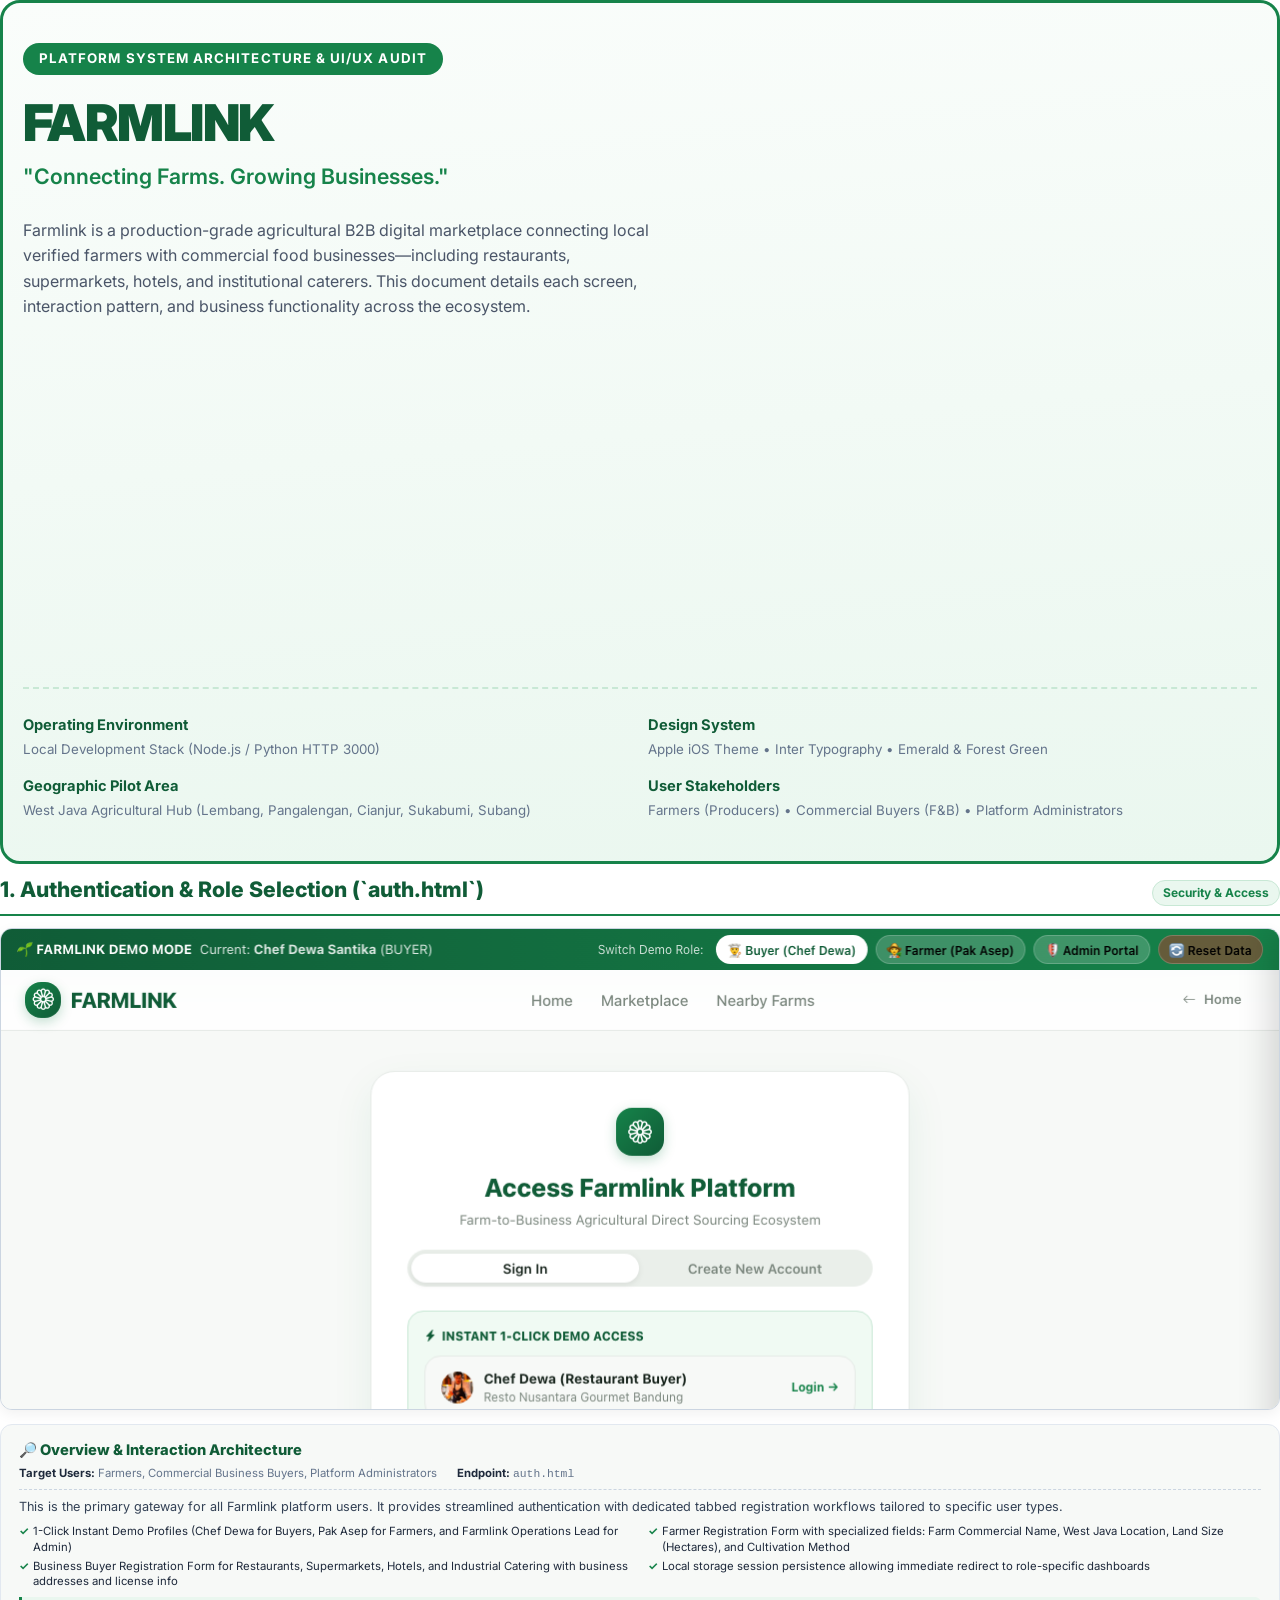
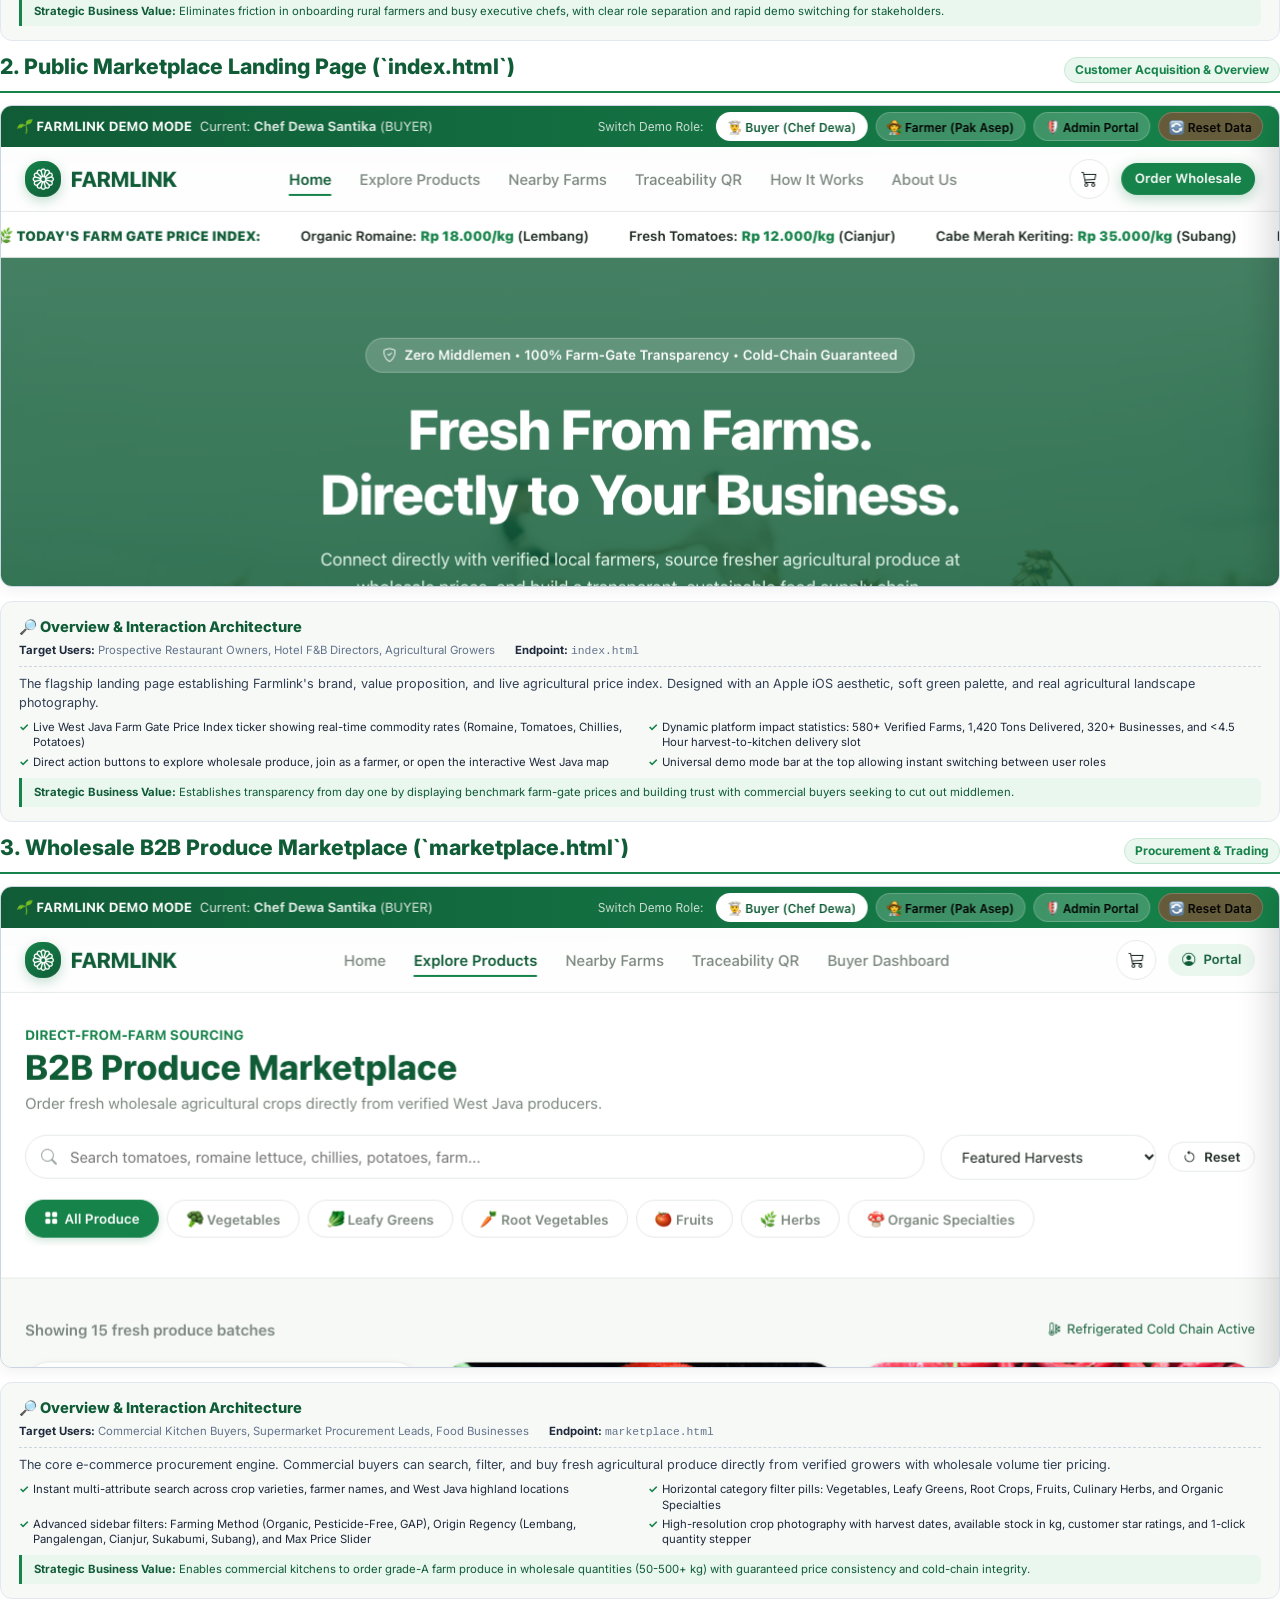
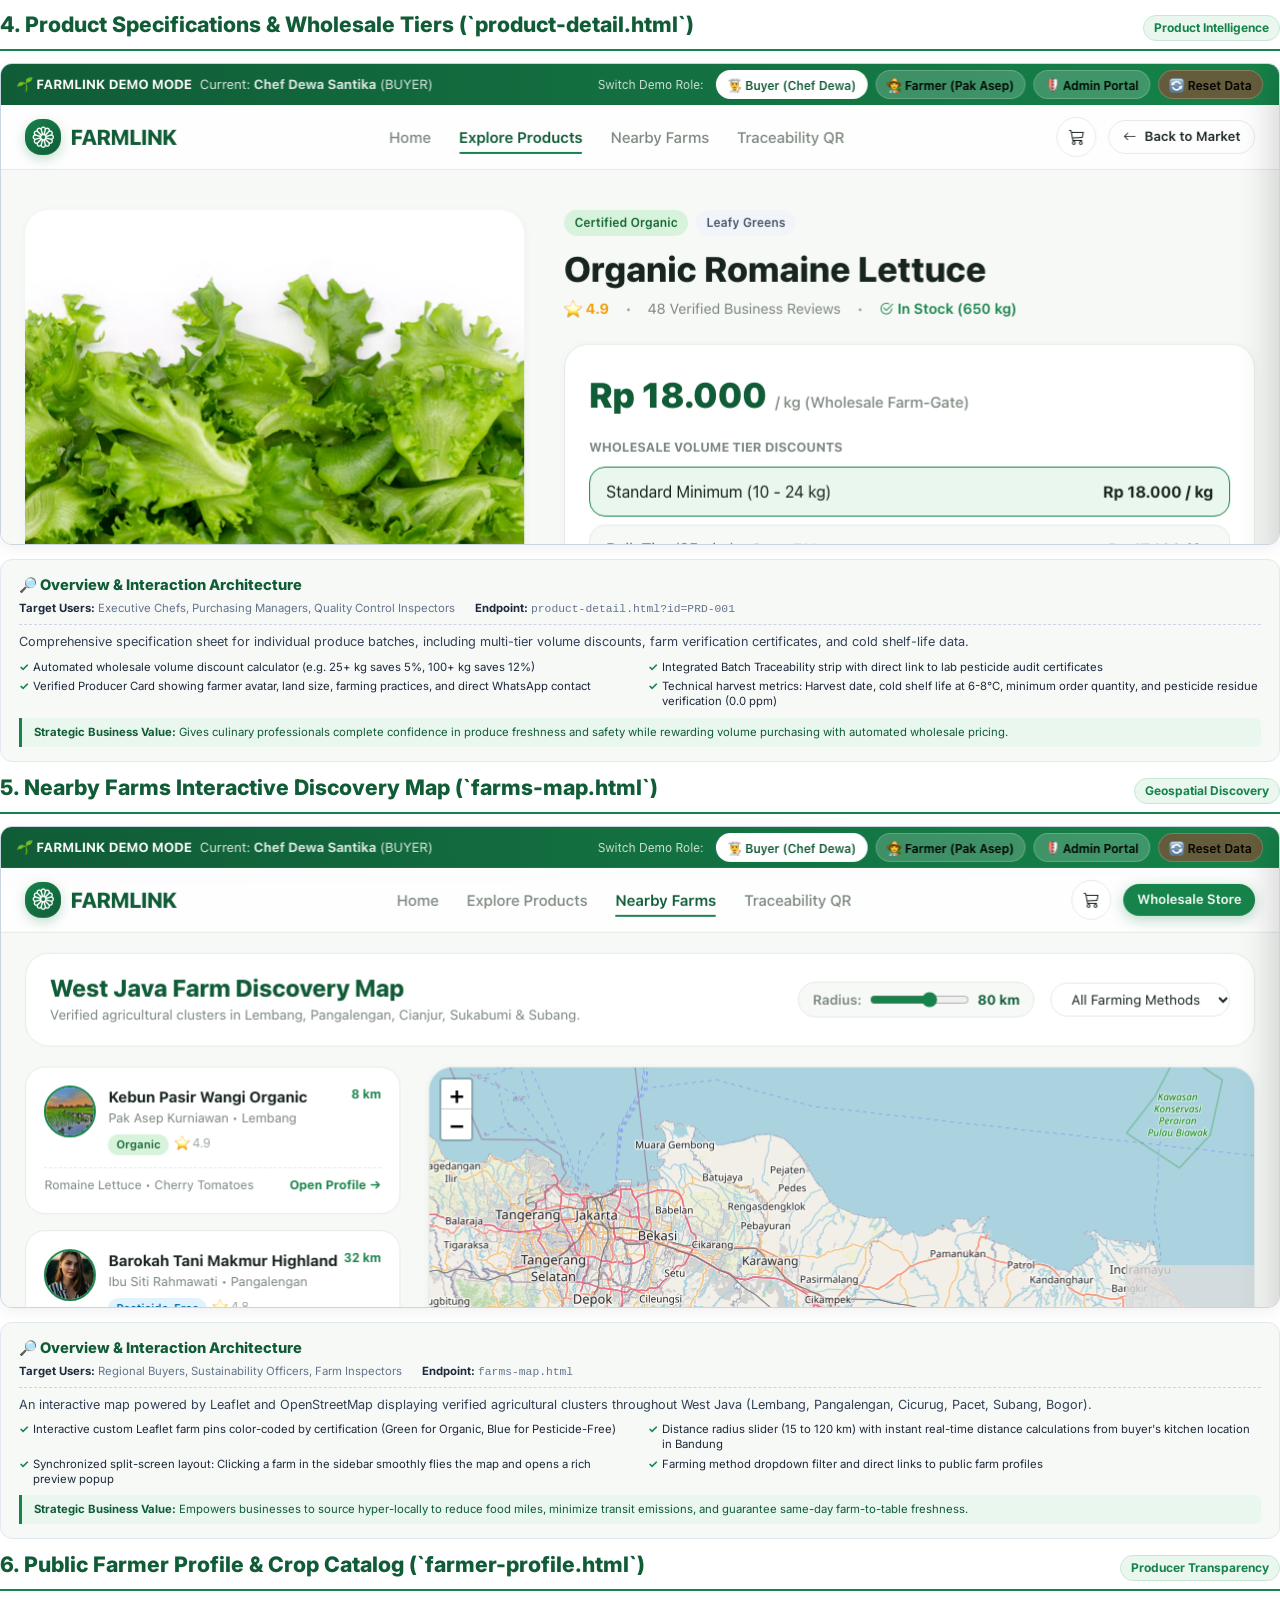
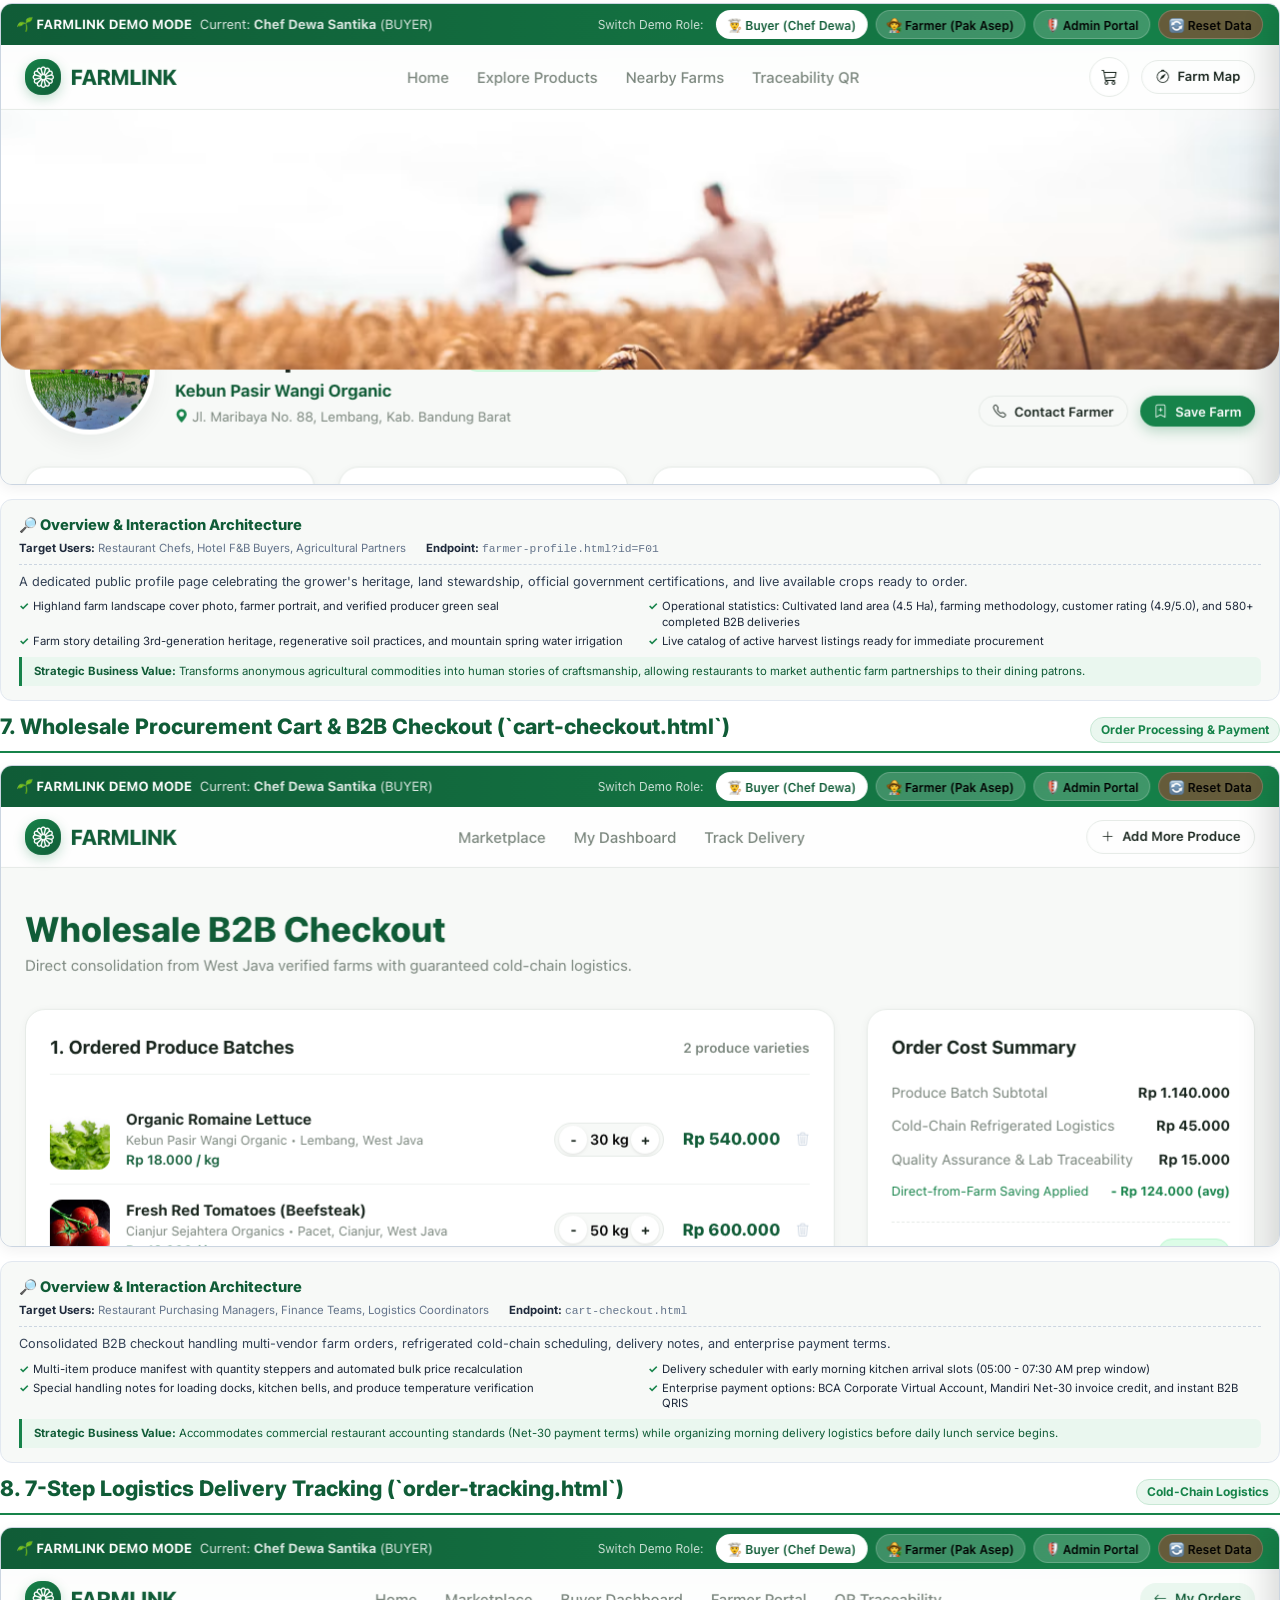
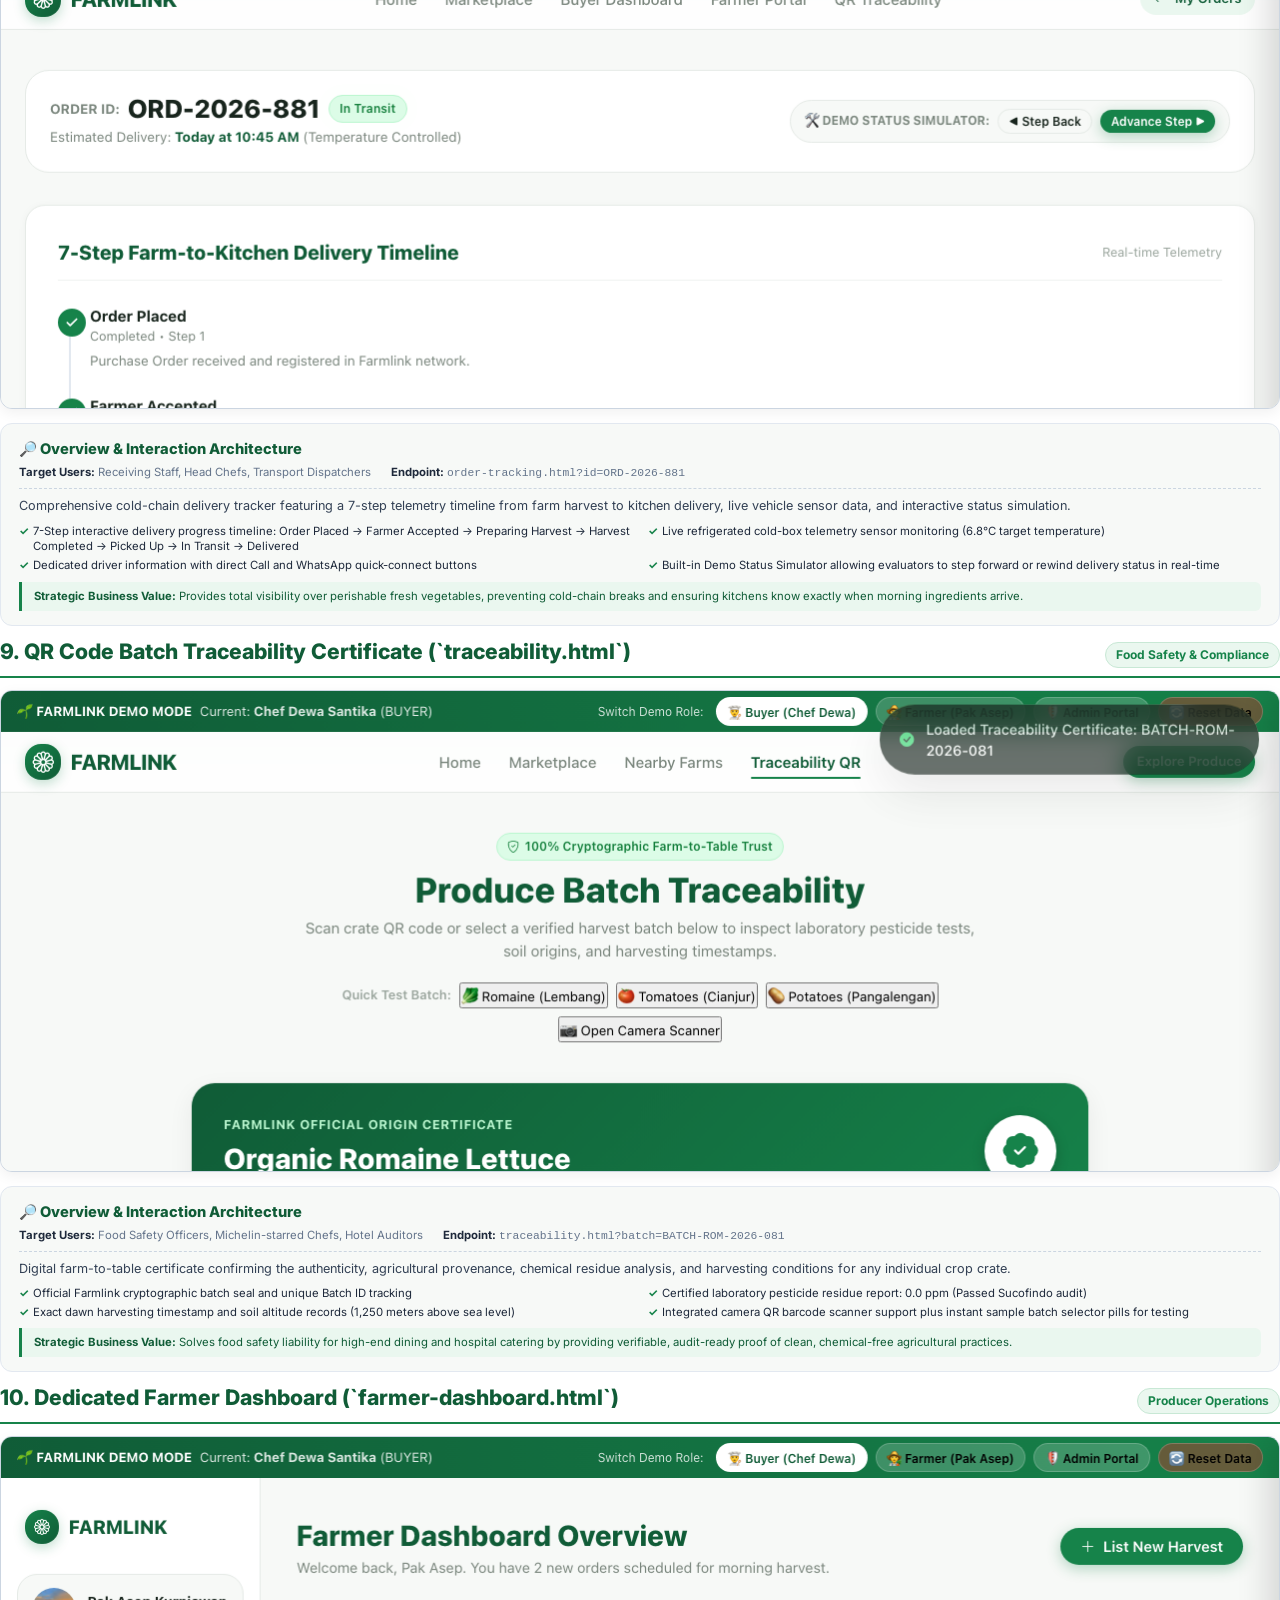
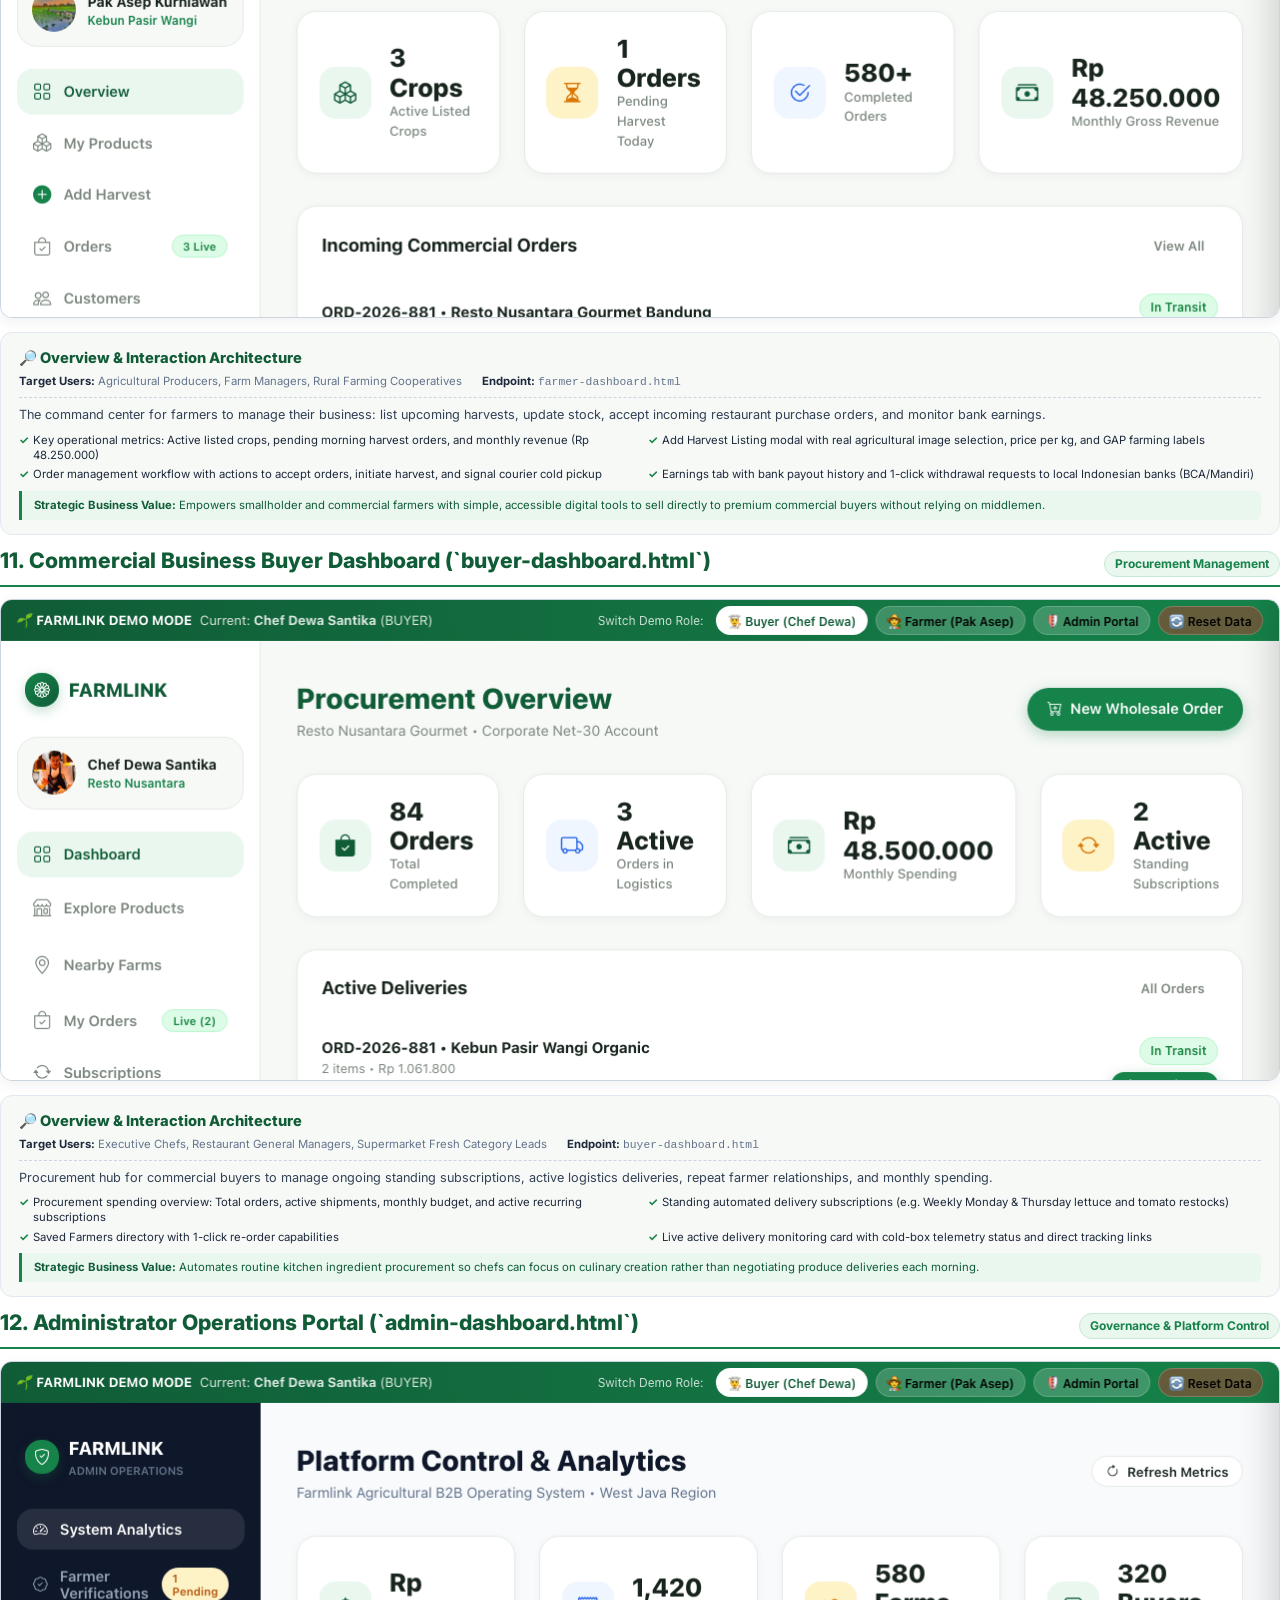
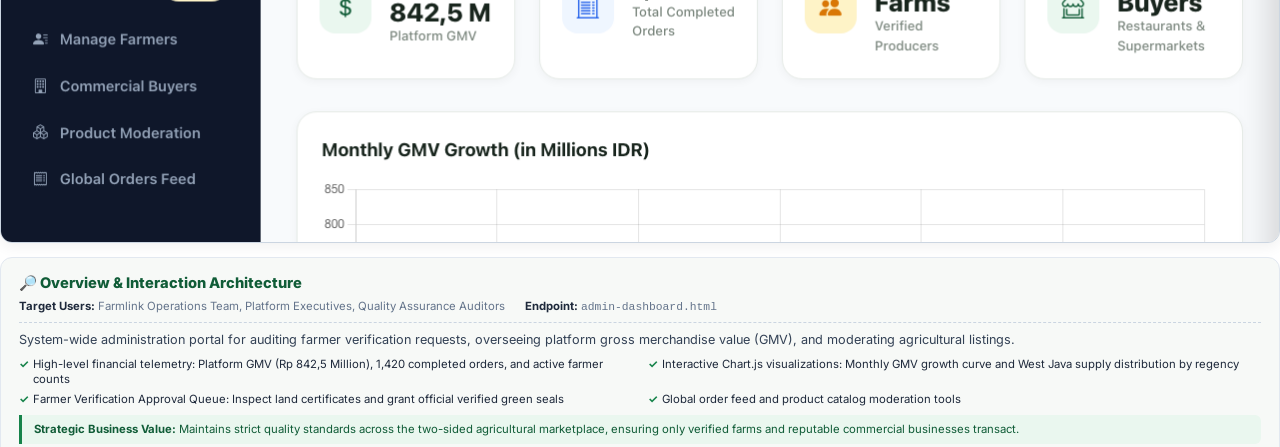
<file: pdf_report.html>
<!DOCTYPE html>
<html lang="en">
<head>
  <meta charset="UTF-8">
  <title>FARMLINK – Complete View-by-View System Architecture & UI/UX Documentation</title>
  <style>
    @import url('https://fonts.googleapis.com/css2?family=Inter:wght@300;400;500;600;700;800;900&display=swap');
    
    @page {
      size: A4 portrait;
      margin: 15mm 15mm 15mm 15mm;
    }
    
    * {
      box-sizing: border-box;
      margin: 0;
      padding: 0;
      -webkit-font-smoothing: antialiased;
    }
    
    body {
      font-family: 'Inter', -apple-system, BlinkMacSystemFont, sans-serif;
      color: #18251D;
      background: #FFFFFF;
      line-height: 1.5;
      font-size: 11pt;
    }
    
    /* Cover Page */
    .cover-page {
      page-break-after: always;
      height: 96vh;
      display: flex;
      flex-direction: column;
      justify-content: space-between;
      padding: 40px 20px;
      border: 3px solid #16834A;
      border-radius: 20px;
      background: linear-gradient(175deg, #FAFDFB 0%, #EAF7EF 100%);
    }
    
    .cover-badge {
      display: inline-block;
      background: #16834A;
      color: #FFFFFF;
      font-size: 10pt;
      font-weight: 700;
      padding: 6px 16px;
      border-radius: 999px;
      text-transform: uppercase;
      letter-spacing: 0.08em;
    }
    
    .cover-title {
      font-size: 38pt;
      font-weight: 900;
      color: #105C37;
      line-height: 1.1;
      margin: 20px 0 10px 0;
      letter-spacing: -0.03em;
    }
    
    .cover-tagline {
      font-size: 16pt;
      font-weight: 600;
      color: #16834A;
      margin-bottom: 25px;
    }
    
    .cover-desc {
      font-size: 12pt;
      color: #4A5568;
      max-width: 650px;
      line-height: 1.6;
    }
    
    .cover-meta-grid {
      display: grid;
      grid-template-columns: 1fr 1fr;
      gap: 15px;
      margin-top: 30px;
      padding-top: 25px;
      border-top: 2px dashed #C8E8D5;
    }
    
    .cover-meta-item strong {
      display: block;
      color: #105C37;
      font-size: 11pt;
      margin-bottom: 2px;
    }
    
    .cover-meta-item span {
      color: #64748B;
      font-size: 10pt;
    }
    
    /* View Detail Pages */
    .view-page {
      page-break-after: always;
      padding-top: 10px;
    }
    
    .view-page:last-child {
      page-break-after: avoid;
    }
    
    .view-header {
      display: flex;
      justify-content: space-between;
      align-items: baseline;
      border-bottom: 2px solid #16834A;
      padding-bottom: 8px;
      margin-bottom: 12px;
    }
    
    .view-title {
      font-size: 16pt;
      font-weight: 800;
      color: #105C37;
    }
    
    .view-category {
      font-size: 9pt;
      font-weight: 700;
      background: #EAF7EF;
      color: #16834A;
      padding: 3px 10px;
      border-radius: 999px;
      border: 1px solid #C8E8D5;
    }
    
    .view-screenshot-frame {
      width: 100%;
      border-radius: 12px;
      overflow: hidden;
      border: 1.5px solid #CBD5E1;
      box-shadow: 0 4px 14px rgba(0,0,0,0.06);
      margin-bottom: 14px;
      background: #F8FAFC;
    }
    
    .view-screenshot-img {
      width: 100%;
      height: auto;
      max-height: 480px;
      object-fit: cover;
      object-position: top;
      display: block;
    }
    
    .view-caption-card {
      background: #F7F9F7;
      border-radius: 12px;
      border: 1px solid #E2E8F0;
      padding: 14px 18px;
    }
    
    .view-caption-title {
      font-size: 11pt;
      font-weight: 800;
      color: #105C37;
      margin-bottom: 4px;
      display: flex;
      align-items: center;
      gap: 6px;
    }
    
    .view-meta-row {
      display: flex;
      gap: 20px;
      font-size: 8.5pt;
      color: #64748B;
      margin-bottom: 8px;
      padding-bottom: 6px;
      border-bottom: 1px dashed #CBD5E1;
    }
    
    .view-meta-row span strong {
      color: #1E293B;
    }
    
    .view-desc-text {
      font-size: 9.5pt;
      color: #334155;
      line-height: 1.45;
      margin-bottom: 8px;
    }
    
    .view-features-list {
      list-style: none;
      display: grid;
      grid-template-columns: 1fr 1fr;
      gap: 4px 15px;
      font-size: 8.5pt;
      color: #1E293B;
      margin-bottom: 8px;
    }
    
    .view-features-list li {
      position: relative;
      padding-left: 14px;
      line-height: 1.35;
    }
    
    .view-features-list li::before {
      content: "✓";
      position: absolute;
      left: 0;
      color: #16834A;
      font-weight: bold;
    }
    
    .view-impact-box {
      background: #EAF7EF;
      border-left: 3px solid #16834A;
      padding: 6px 12px;
      font-size: 8.5pt;
      color: #105C37;
      border-radius: 0 6px 6px 0;
    }
  </style>
</head>
<body>

  <!-- COVER PAGE -->
  <div class="cover-page">
    <div>
      <span class="cover-badge">Platform System Architecture & UI/UX Audit</span>
      <h1 class="cover-title">FARMLINK</h1>
      <div class="cover-tagline">"Connecting Farms. Growing Businesses."</div>
      <p class="cover-desc">
        Farmlink is a production-grade agricultural B2B digital marketplace connecting local verified farmers with commercial food businesses—including restaurants, supermarkets, hotels, and institutional caterers. This document details each screen, interaction pattern, and business functionality across the ecosystem.
      </p>
    </div>

    <div>
      <div class="cover-meta-grid">
        <div class="cover-meta-item">
          <strong>Operating Environment</strong>
          <span>Local Development Stack (Node.js / Python HTTP 3000)</span>
        </div>
        <div class="cover-meta-item">
          <strong>Design System</strong>
          <span>Apple iOS Theme • Inter Typography • Emerald & Forest Green</span>
        </div>
        <div class="cover-meta-item">
          <strong>Geographic Pilot Area</strong>
          <span>West Java Agricultural Hub (Lembang, Pangalengan, Cianjur, Sukabumi, Subang)</span>
        </div>
        <div class="cover-meta-item">
          <strong>User Stakeholders</strong>
          <span>Farmers (Producers) • Commercial Buyers (F&B) • Platform Administrators</span>
        </div>
      </div>
    </div>
  </div>

  <!-- PAGE: 01_auth_page -->
  <div class="view-page">
    <div class="view-header">
      <h2 class="view-title">1. Authentication & Role Selection (`auth.html`)</h2>
      <span class="view-category">Security & Access</span>
    </div>

    <!-- Screenshot Image -->
    <div class="view-screenshot-frame">
      <img src="screenshots/01_auth_page.png" alt="1. Authentication & Role Selection (`auth.html`)" class="view-screenshot-img" />
    </div>

    <!-- Description & Analysis Under Screenshot -->
    <div class="view-caption-card">
      <div class="view-caption-title">
        <span>🔎 Overview & Interaction Architecture</span>
      </div>

      <div class="view-meta-row">
        <span><strong>Target Users:</strong> Farmers, Commercial Business Buyers, Platform Administrators</span>
        <span><strong>Endpoint:</strong> <code>auth.html</code></span>
      </div>

      <p class="view-desc-text">
        This is the primary gateway for all Farmlink platform users. It provides streamlined authentication with dedicated tabbed registration workflows tailored to specific user types.
      </p>

      <ul class="view-features-list">
        <li>1-Click Instant Demo Profiles (Chef Dewa for Buyers, Pak Asep for Farmers, and Farmlink Operations Lead for Admin)</li><li>Farmer Registration Form with specialized fields: Farm Commercial Name, West Java Location, Land Size (Hectares), and Cultivation Method</li><li>Business Buyer Registration Form for Restaurants, Supermarkets, Hotels, and Industrial Catering with business addresses and license info</li><li>Local storage session persistence allowing immediate redirect to role-specific dashboards</li>
      </ul>

      <div class="view-impact-box">
        <strong>Strategic Business Value:</strong> Eliminates friction in onboarding rural farmers and busy executive chefs, with clear role separation and rapid demo switching for stakeholders.
      </div>
    </div>
  </div>

  <!-- PAGE: 02_landing_hero -->
  <div class="view-page">
    <div class="view-header">
      <h2 class="view-title">2. Public Marketplace Landing Page (`index.html`)</h2>
      <span class="view-category">Customer Acquisition & Overview</span>
    </div>

    <!-- Screenshot Image -->
    <div class="view-screenshot-frame">
      <img src="screenshots/02_landing_hero.png" alt="2. Public Marketplace Landing Page (`index.html`)" class="view-screenshot-img" />
    </div>

    <!-- Description & Analysis Under Screenshot -->
    <div class="view-caption-card">
      <div class="view-caption-title">
        <span>🔎 Overview & Interaction Architecture</span>
      </div>

      <div class="view-meta-row">
        <span><strong>Target Users:</strong> Prospective Restaurant Owners, Hotel F&B Directors, Agricultural Growers</span>
        <span><strong>Endpoint:</strong> <code>index.html</code></span>
      </div>

      <p class="view-desc-text">
        The flagship landing page establishing Farmlink's brand, value proposition, and live agricultural price index. Designed with an Apple iOS aesthetic, soft green palette, and real agricultural landscape photography.
      </p>

      <ul class="view-features-list">
        <li>Live West Java Farm Gate Price Index ticker showing real-time commodity rates (Romaine, Tomatoes, Chillies, Potatoes)</li><li>Dynamic platform impact statistics: 580+ Verified Farms, 1,420 Tons Delivered, 320+ Businesses, and <4.5 Hour harvest-to-kitchen delivery slot</li><li>Direct action buttons to explore wholesale produce, join as a farmer, or open the interactive West Java map</li><li>Universal demo mode bar at the top allowing instant switching between user roles</li>
      </ul>

      <div class="view-impact-box">
        <strong>Strategic Business Value:</strong> Establishes transparency from day one by displaying benchmark farm-gate prices and building trust with commercial buyers seeking to cut out middlemen.
      </div>
    </div>
  </div>

  <!-- PAGE: 03_marketplace -->
  <div class="view-page">
    <div class="view-header">
      <h2 class="view-title">3. Wholesale B2B Produce Marketplace (`marketplace.html`)</h2>
      <span class="view-category">Procurement & Trading</span>
    </div>

    <!-- Screenshot Image -->
    <div class="view-screenshot-frame">
      <img src="screenshots/03_marketplace.png" alt="3. Wholesale B2B Produce Marketplace (`marketplace.html`)" class="view-screenshot-img" />
    </div>

    <!-- Description & Analysis Under Screenshot -->
    <div class="view-caption-card">
      <div class="view-caption-title">
        <span>🔎 Overview & Interaction Architecture</span>
      </div>

      <div class="view-meta-row">
        <span><strong>Target Users:</strong> Commercial Kitchen Buyers, Supermarket Procurement Leads, Food Businesses</span>
        <span><strong>Endpoint:</strong> <code>marketplace.html</code></span>
      </div>

      <p class="view-desc-text">
        The core e-commerce procurement engine. Commercial buyers can search, filter, and buy fresh agricultural produce directly from verified growers with wholesale volume tier pricing.
      </p>

      <ul class="view-features-list">
        <li>Instant multi-attribute search across crop varieties, farmer names, and West Java highland locations</li><li>Horizontal category filter pills: Vegetables, Leafy Greens, Root Crops, Fruits, Culinary Herbs, and Organic Specialties</li><li>Advanced sidebar filters: Farming Method (Organic, Pesticide-Free, GAP), Origin Regency (Lembang, Pangalengan, Cianjur, Sukabumi, Subang), and Max Price Slider</li><li>High-resolution crop photography with harvest dates, available stock in kg, customer star ratings, and 1-click quantity stepper</li>
      </ul>

      <div class="view-impact-box">
        <strong>Strategic Business Value:</strong> Enables commercial kitchens to order grade-A farm produce in wholesale quantities (50-500+ kg) with guaranteed price consistency and cold-chain integrity.
      </div>
    </div>
  </div>

  <!-- PAGE: 04_product_detail -->
  <div class="view-page">
    <div class="view-header">
      <h2 class="view-title">4. Product Specifications & Wholesale Tiers (`product-detail.html`)</h2>
      <span class="view-category">Product Intelligence</span>
    </div>

    <!-- Screenshot Image -->
    <div class="view-screenshot-frame">
      <img src="screenshots/04_product_detail.png" alt="4. Product Specifications & Wholesale Tiers (`product-detail.html`)" class="view-screenshot-img" />
    </div>

    <!-- Description & Analysis Under Screenshot -->
    <div class="view-caption-card">
      <div class="view-caption-title">
        <span>🔎 Overview & Interaction Architecture</span>
      </div>

      <div class="view-meta-row">
        <span><strong>Target Users:</strong> Executive Chefs, Purchasing Managers, Quality Control Inspectors</span>
        <span><strong>Endpoint:</strong> <code>product-detail.html?id=PRD-001</code></span>
      </div>

      <p class="view-desc-text">
        Comprehensive specification sheet for individual produce batches, including multi-tier volume discounts, farm verification certificates, and cold shelf-life data.
      </p>

      <ul class="view-features-list">
        <li>Automated wholesale volume discount calculator (e.g. 25+ kg saves 5%, 100+ kg saves 12%)</li><li>Integrated Batch Traceability strip with direct link to lab pesticide audit certificates</li><li>Verified Producer Card showing farmer avatar, land size, farming practices, and direct WhatsApp contact</li><li>Technical harvest metrics: Harvest date, cold shelf life at 6-8°C, minimum order quantity, and pesticide residue verification (0.0 ppm)</li>
      </ul>

      <div class="view-impact-box">
        <strong>Strategic Business Value:</strong> Gives culinary professionals complete confidence in produce freshness and safety while rewarding volume purchasing with automated wholesale pricing.
      </div>
    </div>
  </div>

  <!-- PAGE: 05_farms_map -->
  <div class="view-page">
    <div class="view-header">
      <h2 class="view-title">5. Nearby Farms Interactive Discovery Map (`farms-map.html`)</h2>
      <span class="view-category">Geospatial Discovery</span>
    </div>

    <!-- Screenshot Image -->
    <div class="view-screenshot-frame">
      <img src="screenshots/05_farms_map.png" alt="5. Nearby Farms Interactive Discovery Map (`farms-map.html`)" class="view-screenshot-img" />
    </div>

    <!-- Description & Analysis Under Screenshot -->
    <div class="view-caption-card">
      <div class="view-caption-title">
        <span>🔎 Overview & Interaction Architecture</span>
      </div>

      <div class="view-meta-row">
        <span><strong>Target Users:</strong> Regional Buyers, Sustainability Officers, Farm Inspectors</span>
        <span><strong>Endpoint:</strong> <code>farms-map.html</code></span>
      </div>

      <p class="view-desc-text">
        An interactive map powered by Leaflet and OpenStreetMap displaying verified agricultural clusters throughout West Java (Lembang, Pangalengan, Cicurug, Pacet, Subang, Bogor).
      </p>

      <ul class="view-features-list">
        <li>Interactive custom Leaflet farm pins color-coded by certification (Green for Organic, Blue for Pesticide-Free)</li><li>Distance radius slider (15 to 120 km) with instant real-time distance calculations from buyer's kitchen location in Bandung</li><li>Synchronized split-screen layout: Clicking a farm in the sidebar smoothly flies the map and opens a rich preview popup</li><li>Farming method dropdown filter and direct links to public farm profiles</li>
      </ul>

      <div class="view-impact-box">
        <strong>Strategic Business Value:</strong> Empowers businesses to source hyper-locally to reduce food miles, minimize transit emissions, and guarantee same-day farm-to-table freshness.
      </div>
    </div>
  </div>

  <!-- PAGE: 06_farmer_profile -->
  <div class="view-page">
    <div class="view-header">
      <h2 class="view-title">6. Public Farmer Profile & Crop Catalog (`farmer-profile.html`)</h2>
      <span class="view-category">Producer Transparency</span>
    </div>

    <!-- Screenshot Image -->
    <div class="view-screenshot-frame">
      <img src="screenshots/06_farmer_profile.png" alt="6. Public Farmer Profile & Crop Catalog (`farmer-profile.html`)" class="view-screenshot-img" />
    </div>

    <!-- Description & Analysis Under Screenshot -->
    <div class="view-caption-card">
      <div class="view-caption-title">
        <span>🔎 Overview & Interaction Architecture</span>
      </div>

      <div class="view-meta-row">
        <span><strong>Target Users:</strong> Restaurant Chefs, Hotel F&B Buyers, Agricultural Partners</span>
        <span><strong>Endpoint:</strong> <code>farmer-profile.html?id=F01</code></span>
      </div>

      <p class="view-desc-text">
        A dedicated public profile page celebrating the grower's heritage, land stewardship, official government certifications, and live available crops ready to order.
      </p>

      <ul class="view-features-list">
        <li>Highland farm landscape cover photo, farmer portrait, and verified producer green seal</li><li>Operational statistics: Cultivated land area (4.5 Ha), farming methodology, customer rating (4.9/5.0), and 580+ completed B2B deliveries</li><li>Farm story detailing 3rd-generation heritage, regenerative soil practices, and mountain spring water irrigation</li><li>Live catalog of active harvest listings ready for immediate procurement</li>
      </ul>

      <div class="view-impact-box">
        <strong>Strategic Business Value:</strong> Transforms anonymous agricultural commodities into human stories of craftsmanship, allowing restaurants to market authentic farm partnerships to their dining patrons.
      </div>
    </div>
  </div>

  <!-- PAGE: 07_cart_checkout -->
  <div class="view-page">
    <div class="view-header">
      <h2 class="view-title">7. Wholesale Procurement Cart & B2B Checkout (`cart-checkout.html`)</h2>
      <span class="view-category">Order Processing & Payment</span>
    </div>

    <!-- Screenshot Image -->
    <div class="view-screenshot-frame">
      <img src="screenshots/07_cart_checkout.png" alt="7. Wholesale Procurement Cart & B2B Checkout (`cart-checkout.html`)" class="view-screenshot-img" />
    </div>

    <!-- Description & Analysis Under Screenshot -->
    <div class="view-caption-card">
      <div class="view-caption-title">
        <span>🔎 Overview & Interaction Architecture</span>
      </div>

      <div class="view-meta-row">
        <span><strong>Target Users:</strong> Restaurant Purchasing Managers, Finance Teams, Logistics Coordinators</span>
        <span><strong>Endpoint:</strong> <code>cart-checkout.html</code></span>
      </div>

      <p class="view-desc-text">
        Consolidated B2B checkout handling multi-vendor farm orders, refrigerated cold-chain scheduling, delivery notes, and enterprise payment terms.
      </p>

      <ul class="view-features-list">
        <li>Multi-item produce manifest with quantity steppers and automated bulk price recalculation</li><li>Delivery scheduler with early morning kitchen arrival slots (05:00 - 07:30 AM prep window)</li><li>Special handling notes for loading docks, kitchen bells, and produce temperature verification</li><li>Enterprise payment options: BCA Corporate Virtual Account, Mandiri Net-30 invoice credit, and instant B2B QRIS</li>
      </ul>

      <div class="view-impact-box">
        <strong>Strategic Business Value:</strong> Accommodates commercial restaurant accounting standards (Net-30 payment terms) while organizing morning delivery logistics before daily lunch service begins.
      </div>
    </div>
  </div>

  <!-- PAGE: 08_order_tracking -->
  <div class="view-page">
    <div class="view-header">
      <h2 class="view-title">8. 7-Step Logistics Delivery Tracking (`order-tracking.html`)</h2>
      <span class="view-category">Cold-Chain Logistics</span>
    </div>

    <!-- Screenshot Image -->
    <div class="view-screenshot-frame">
      <img src="screenshots/08_order_tracking.png" alt="8. 7-Step Logistics Delivery Tracking (`order-tracking.html`)" class="view-screenshot-img" />
    </div>

    <!-- Description & Analysis Under Screenshot -->
    <div class="view-caption-card">
      <div class="view-caption-title">
        <span>🔎 Overview & Interaction Architecture</span>
      </div>

      <div class="view-meta-row">
        <span><strong>Target Users:</strong> Receiving Staff, Head Chefs, Transport Dispatchers</span>
        <span><strong>Endpoint:</strong> <code>order-tracking.html?id=ORD-2026-881</code></span>
      </div>

      <p class="view-desc-text">
        Comprehensive cold-chain delivery tracker featuring a 7-step telemetry timeline from farm harvest to kitchen delivery, live vehicle sensor data, and interactive status simulation.
      </p>

      <ul class="view-features-list">
        <li>7-Step interactive delivery progress timeline: Order Placed -> Farmer Accepted -> Preparing Harvest -> Harvest Completed -> Picked Up -> In Transit -> Delivered</li><li>Live refrigerated cold-box telemetry sensor monitoring (6.8°C target temperature)</li><li>Dedicated driver information with direct Call and WhatsApp quick-connect buttons</li><li>Built-in Demo Status Simulator allowing evaluators to step forward or rewind delivery status in real-time</li>
      </ul>

      <div class="view-impact-box">
        <strong>Strategic Business Value:</strong> Provides total visibility over perishable fresh vegetables, preventing cold-chain breaks and ensuring kitchens know exactly when morning ingredients arrive.
      </div>
    </div>
  </div>

  <!-- PAGE: 09_traceability -->
  <div class="view-page">
    <div class="view-header">
      <h2 class="view-title">9. QR Code Batch Traceability Certificate (`traceability.html`)</h2>
      <span class="view-category">Food Safety & Compliance</span>
    </div>

    <!-- Screenshot Image -->
    <div class="view-screenshot-frame">
      <img src="screenshots/09_traceability.png" alt="9. QR Code Batch Traceability Certificate (`traceability.html`)" class="view-screenshot-img" />
    </div>

    <!-- Description & Analysis Under Screenshot -->
    <div class="view-caption-card">
      <div class="view-caption-title">
        <span>🔎 Overview & Interaction Architecture</span>
      </div>

      <div class="view-meta-row">
        <span><strong>Target Users:</strong> Food Safety Officers, Michelin-starred Chefs, Hotel Auditors</span>
        <span><strong>Endpoint:</strong> <code>traceability.html?batch=BATCH-ROM-2026-081</code></span>
      </div>

      <p class="view-desc-text">
        Digital farm-to-table certificate confirming the authenticity, agricultural provenance, chemical residue analysis, and harvesting conditions for any individual crop crate.
      </p>

      <ul class="view-features-list">
        <li>Official Farmlink cryptographic batch seal and unique Batch ID tracking</li><li>Certified laboratory pesticide residue report: 0.0 ppm (Passed Sucofindo audit)</li><li>Exact dawn harvesting timestamp and soil altitude records (1,250 meters above sea level)</li><li>Integrated camera QR barcode scanner support plus instant sample batch selector pills for testing</li>
      </ul>

      <div class="view-impact-box">
        <strong>Strategic Business Value:</strong> Solves food safety liability for high-end dining and hospital catering by providing verifiable, audit-ready proof of clean, chemical-free agricultural practices.
      </div>
    </div>
  </div>

  <!-- PAGE: 10_farmer_dashboard -->
  <div class="view-page">
    <div class="view-header">
      <h2 class="view-title">10. Dedicated Farmer Dashboard (`farmer-dashboard.html`)</h2>
      <span class="view-category">Producer Operations</span>
    </div>

    <!-- Screenshot Image -->
    <div class="view-screenshot-frame">
      <img src="screenshots/10_farmer_dashboard.png" alt="10. Dedicated Farmer Dashboard (`farmer-dashboard.html`)" class="view-screenshot-img" />
    </div>

    <!-- Description & Analysis Under Screenshot -->
    <div class="view-caption-card">
      <div class="view-caption-title">
        <span>🔎 Overview & Interaction Architecture</span>
      </div>

      <div class="view-meta-row">
        <span><strong>Target Users:</strong> Agricultural Producers, Farm Managers, Rural Farming Cooperatives</span>
        <span><strong>Endpoint:</strong> <code>farmer-dashboard.html</code></span>
      </div>

      <p class="view-desc-text">
        The command center for farmers to manage their business: list upcoming harvests, update stock, accept incoming restaurant purchase orders, and monitor bank earnings.
      </p>

      <ul class="view-features-list">
        <li>Key operational metrics: Active listed crops, pending morning harvest orders, and monthly revenue (Rp 48.250.000)</li><li>Add Harvest Listing modal with real agricultural image selection, price per kg, and GAP farming labels</li><li>Order management workflow with actions to accept orders, initiate harvest, and signal courier cold pickup</li><li>Earnings tab with bank payout history and 1-click withdrawal requests to local Indonesian banks (BCA/Mandiri)</li>
      </ul>

      <div class="view-impact-box">
        <strong>Strategic Business Value:</strong> Empowers smallholder and commercial farmers with simple, accessible digital tools to sell directly to premium commercial buyers without relying on middlemen.
      </div>
    </div>
  </div>

  <!-- PAGE: 11_buyer_dashboard -->
  <div class="view-page">
    <div class="view-header">
      <h2 class="view-title">11. Commercial Business Buyer Dashboard (`buyer-dashboard.html`)</h2>
      <span class="view-category">Procurement Management</span>
    </div>

    <!-- Screenshot Image -->
    <div class="view-screenshot-frame">
      <img src="screenshots/11_buyer_dashboard.png" alt="11. Commercial Business Buyer Dashboard (`buyer-dashboard.html`)" class="view-screenshot-img" />
    </div>

    <!-- Description & Analysis Under Screenshot -->
    <div class="view-caption-card">
      <div class="view-caption-title">
        <span>🔎 Overview & Interaction Architecture</span>
      </div>

      <div class="view-meta-row">
        <span><strong>Target Users:</strong> Executive Chefs, Restaurant General Managers, Supermarket Fresh Category Leads</span>
        <span><strong>Endpoint:</strong> <code>buyer-dashboard.html</code></span>
      </div>

      <p class="view-desc-text">
        Procurement hub for commercial buyers to manage ongoing standing subscriptions, active logistics deliveries, repeat farmer relationships, and monthly spending.
      </p>

      <ul class="view-features-list">
        <li>Procurement spending overview: Total orders, active shipments, monthly budget, and active recurring subscriptions</li><li>Standing automated delivery subscriptions (e.g. Weekly Monday & Thursday lettuce and tomato restocks)</li><li>Saved Farmers directory with 1-click re-order capabilities</li><li>Live active delivery monitoring card with cold-box telemetry status and direct tracking links</li>
      </ul>

      <div class="view-impact-box">
        <strong>Strategic Business Value:</strong> Automates routine kitchen ingredient procurement so chefs can focus on culinary creation rather than negotiating produce deliveries each morning.
      </div>
    </div>
  </div>

  <!-- PAGE: 12_admin_dashboard -->
  <div class="view-page">
    <div class="view-header">
      <h2 class="view-title">12. Administrator Operations Portal (`admin-dashboard.html`)</h2>
      <span class="view-category">Governance & Platform Control</span>
    </div>

    <!-- Screenshot Image -->
    <div class="view-screenshot-frame">
      <img src="screenshots/12_admin_dashboard.png" alt="12. Administrator Operations Portal (`admin-dashboard.html`)" class="view-screenshot-img" />
    </div>

    <!-- Description & Analysis Under Screenshot -->
    <div class="view-caption-card">
      <div class="view-caption-title">
        <span>🔎 Overview & Interaction Architecture</span>
      </div>

      <div class="view-meta-row">
        <span><strong>Target Users:</strong> Farmlink Operations Team, Platform Executives, Quality Assurance Auditors</span>
        <span><strong>Endpoint:</strong> <code>admin-dashboard.html</code></span>
      </div>

      <p class="view-desc-text">
        System-wide administration portal for auditing farmer verification requests, overseeing platform gross merchandise value (GMV), and moderating agricultural listings.
      </p>

      <ul class="view-features-list">
        <li>High-level financial telemetry: Platform GMV (Rp 842,5 Million), 1,420 completed orders, and active farmer counts</li><li>Interactive Chart.js visualizations: Monthly GMV growth curve and West Java supply distribution by regency</li><li>Farmer Verification Approval Queue: Inspect land certificates and grant official verified green seals</li><li>Global order feed and product catalog moderation tools</li>
      </ul>

      <div class="view-impact-box">
        <strong>Strategic Business Value:</strong> Maintains strict quality standards across the two-sided agricultural marketplace, ensuring only verified farms and reputable commercial businesses transact.
      </div>
    </div>
  </div>

</body>
</html>
</file>
